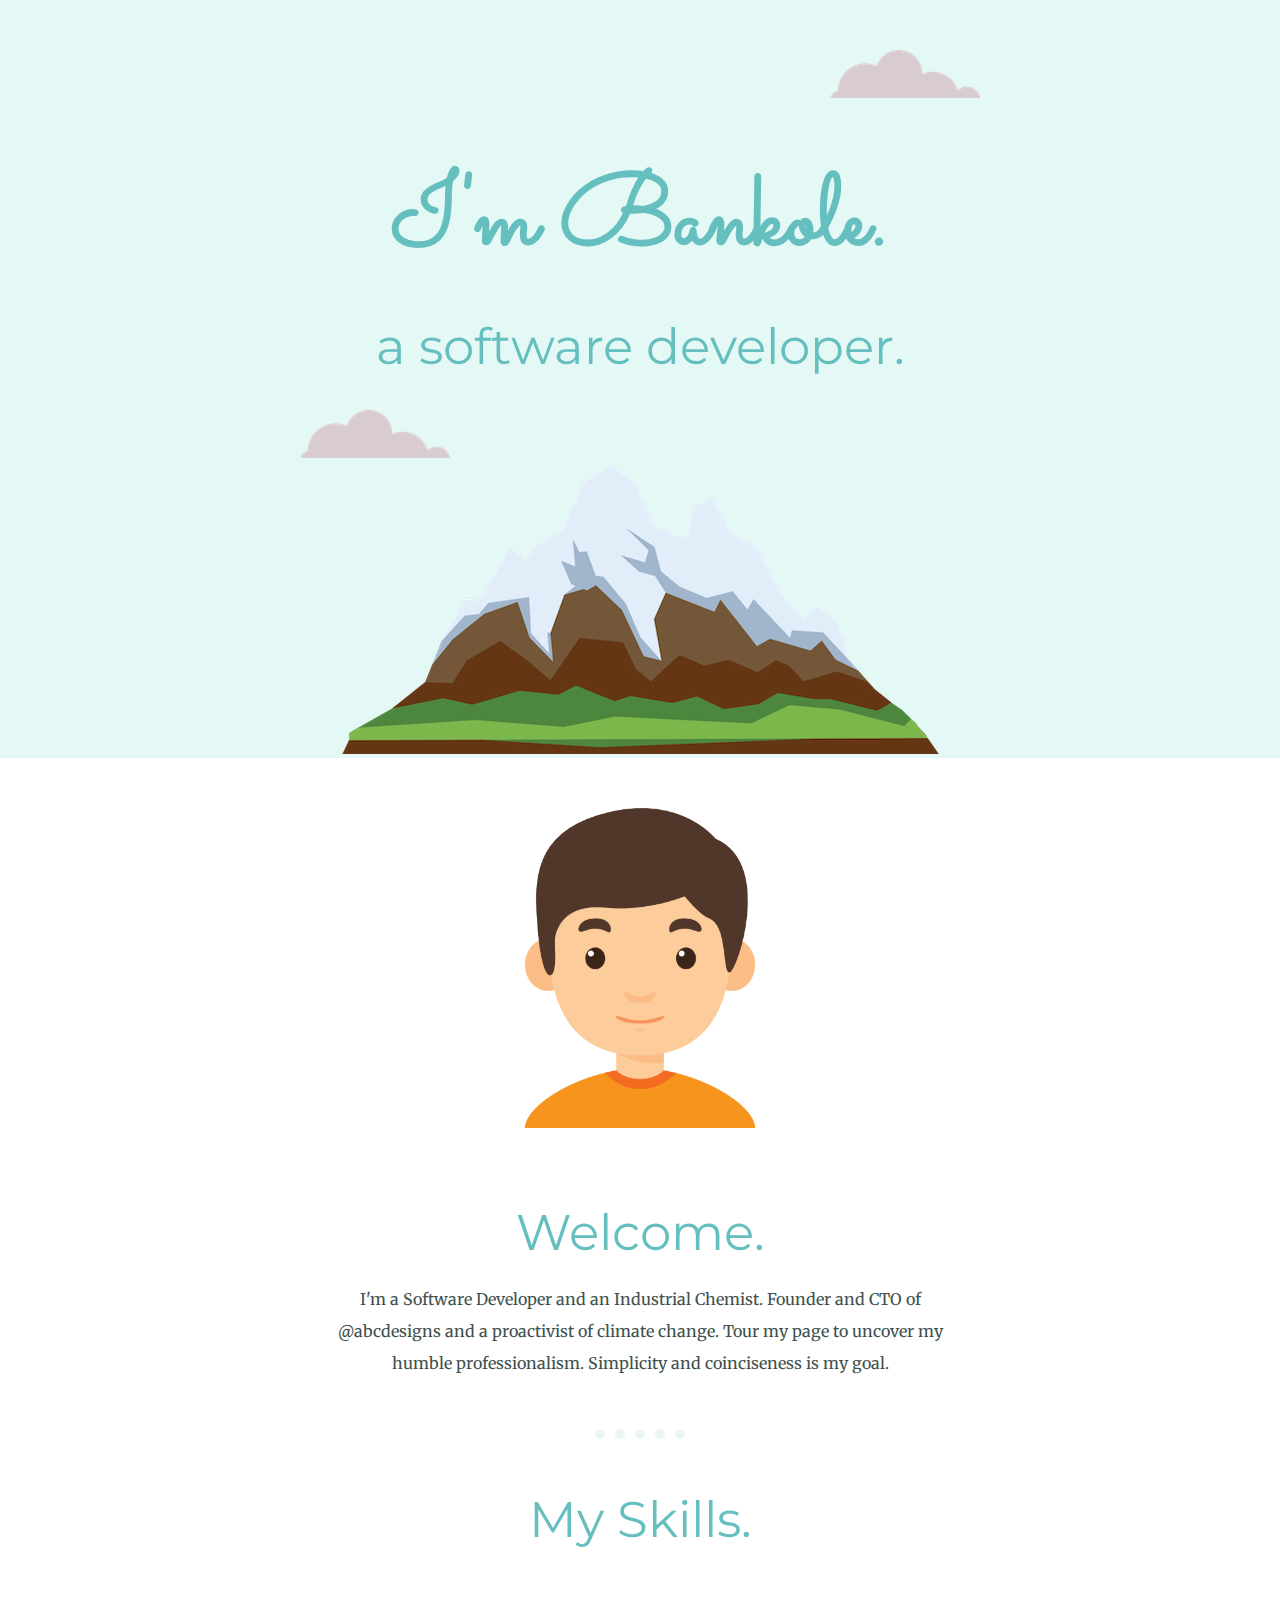
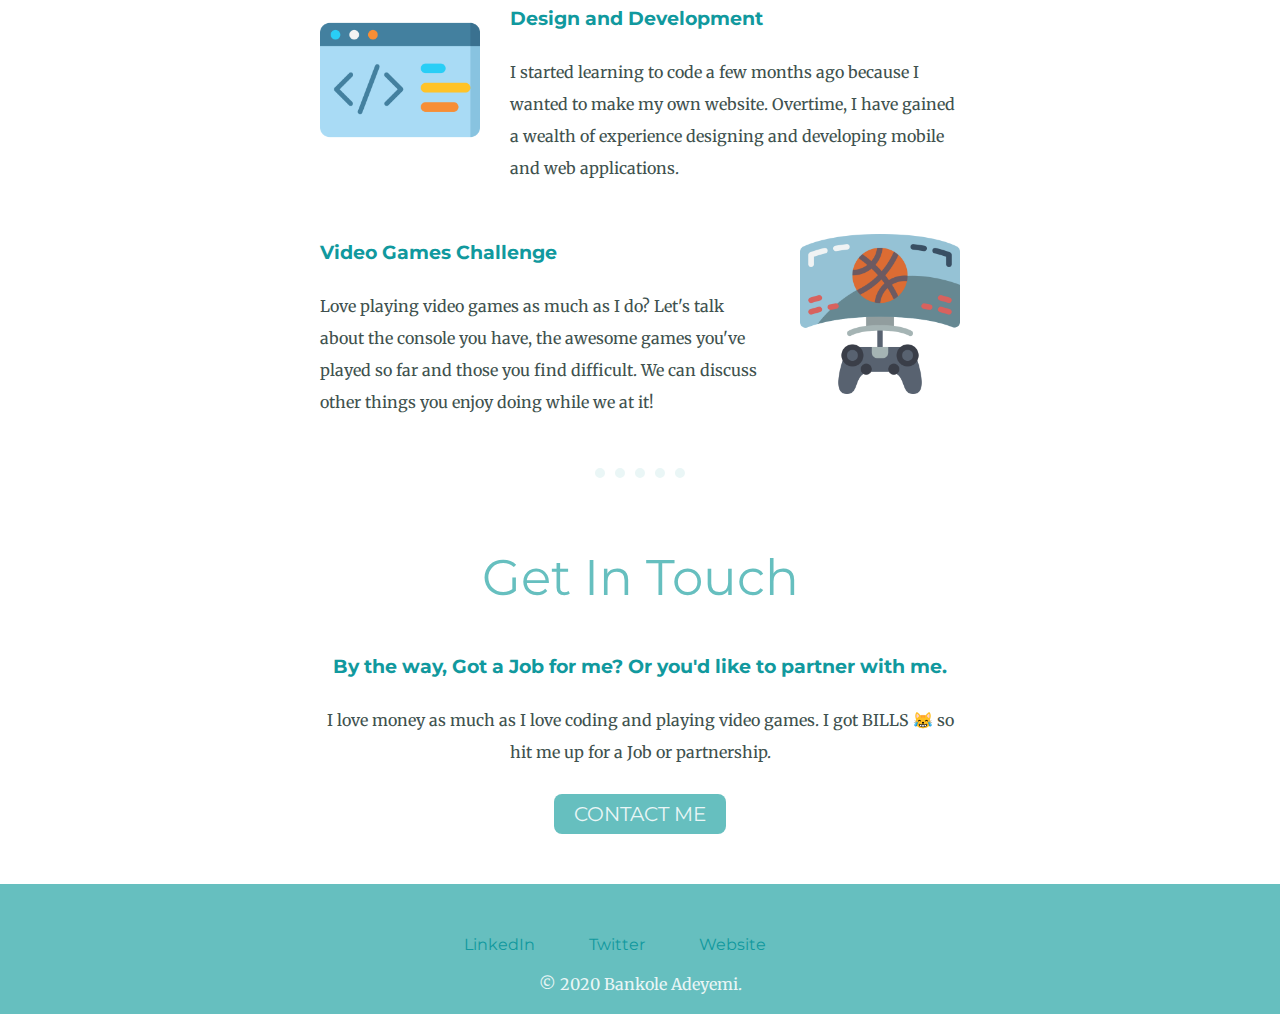
<file: index.html>
<!DOCTYPE html>
<html lang="en" dir="ltr">
  <head>
    <meta charset="utf-8">
    <title>Bankole Adeyemi - A Professional Web Developer </title>
    <link rel="stylesheet" href="css/styles.css">
    <link rel="icon" href="favicon.ico">
    <link rel="preconnect" href="https://fonts.gstatic.com">
    <link href="https://fonts.googleapis.com/css2?family=Merriweather:wght@300&family=Montserrat:wght@100&family=Sacramento&display=swap" rel="stylesheet">
  </head>
  <body>
    <div class="top-container">
    <img class="top-cloud" src="images/cloud.png" alt="cloud-img">
      <h1>I'm Bankole.</h1>
      <h2>a software developer.</h2>
      <img class="bottom-cloud" src="images/cloud.png" alt="cloud-img">
      <img claa="mountain" src="images/mountain.png" alt="mountain-img">
    </div>
    <div class="middle-container">
      <div class="profile">
        <img class="boy"src="images/boy.png" alt="boy-pic">
        <h2>Welcome.</h2>
        <p class="profile-description">I'm a Software Developer and an Industrial Chemist. Founder and CTO of @abcdesigns and a proactivist of climate change. Tour my page to uncover my humble professionalism. Simplicity and coinciseness is my goal.</p>
      </div>
      <hr>
      <div class="skills">
        <h2>My Skills.</h2>
        <div class="skill-row">
          <img class="code" src="images/code.png" alt="code-pic">
          <h3>Design and Development</h3>
          <p class="skill-row-description">I started learning to code a few months ago because I wanted to make my own website. Overtime, I have gained a wealth of experience designing and developing mobile and web applications.</p>
        </div>
        <div class="skill-row">
          <img class="playing" src="images/playing.png" alt="console-pad">
          <h3>Video Games Challenge </h3>
          <p class="skill-row-description2">Love playing video games as much as I do? Let's talk about the console you have, the awesome games you've played so far and those you find difficult. We can discuss other things you enjoy doing while we at it!</p>
        </div>
      </div>
      <hr>
      <div class="contact-me">
        <h2>Get In Touch</h2>
        <h3>By the way, Got a Job for me? Or you'd like to partner with me.</h3>
        <p>I love money as much as I love coding and playing video games. I got BILLS 😹 so hit me up for a Job or partnership.</p>
        <a class="btn" href="mailto:adeyebankole@gmail.com">CONTACT ME</a>
      </div>
    </div>


    <div class="bottom-container">
      <a class="footer-link" href="https://www.linkedin.com/">LinkedIn</a>
      <a class="footer-link" href="https://twitter.com/">Twitter</a>
      <a class="footer-link" href="https://www.appbrewery.co/">Website</a>
      <p class="copyright">© 2020 Bankole Adeyemi.</p>
    </div>
  </body>
</html>
</file>
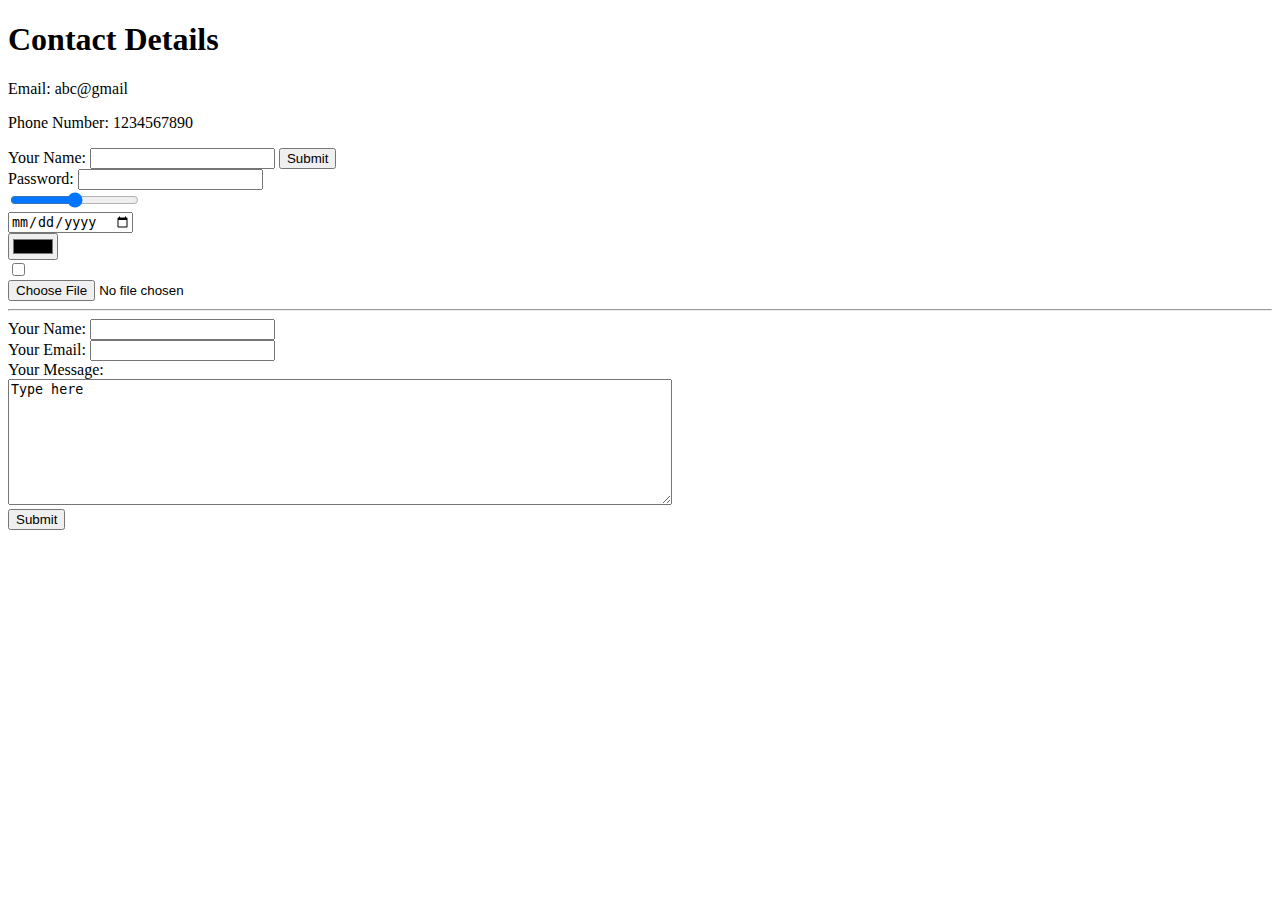
<file: contact_me.html>
<!DOCTYPE html>
<html lang="en" dir="ltr">
  <head>
    <meta charset="utf-8">
    <title>Contact Me</title>
  </head>
  <body>
    <h1>Contact Details</h1>
    <p>Email: abc@gmail</p>
    <p>Phone Number: 1234567890</p>
    <form class="" action="index.html" method="post">
      <label>Your Name:</label>
      <input type="text" name="" value>
      <input type="submit" name=""><br>
      <label for="">Password:</label>
      <input type="password" name="" value=""><br>
      <input type="range" name="" value=""><br>
      <input type="date" name="" value=""><br>
      <input type="color" name="" value=""><br>
      <input type="checkbox" name="" value=""><br>
      <input type="file" name="" value="">
    </form>
      <hr>
      <form class="" action="mailto:abc@gmail.com" method="post" enctype="text/plain">
        <label>Your Name:</label>
        <input type="text" name="Your-Name" value=""><br>
        <label>Your Email:</label>
        <input type="email" name="Your-Email" value=""><br>
        <label for="Your Message">Your Message:</label><br>
        <textarea name="Your-Message" rows="8" cols="80">Type here</textarea><br>
        <input type="submit" name="">
    </form>
  </body>
</html>
</file>
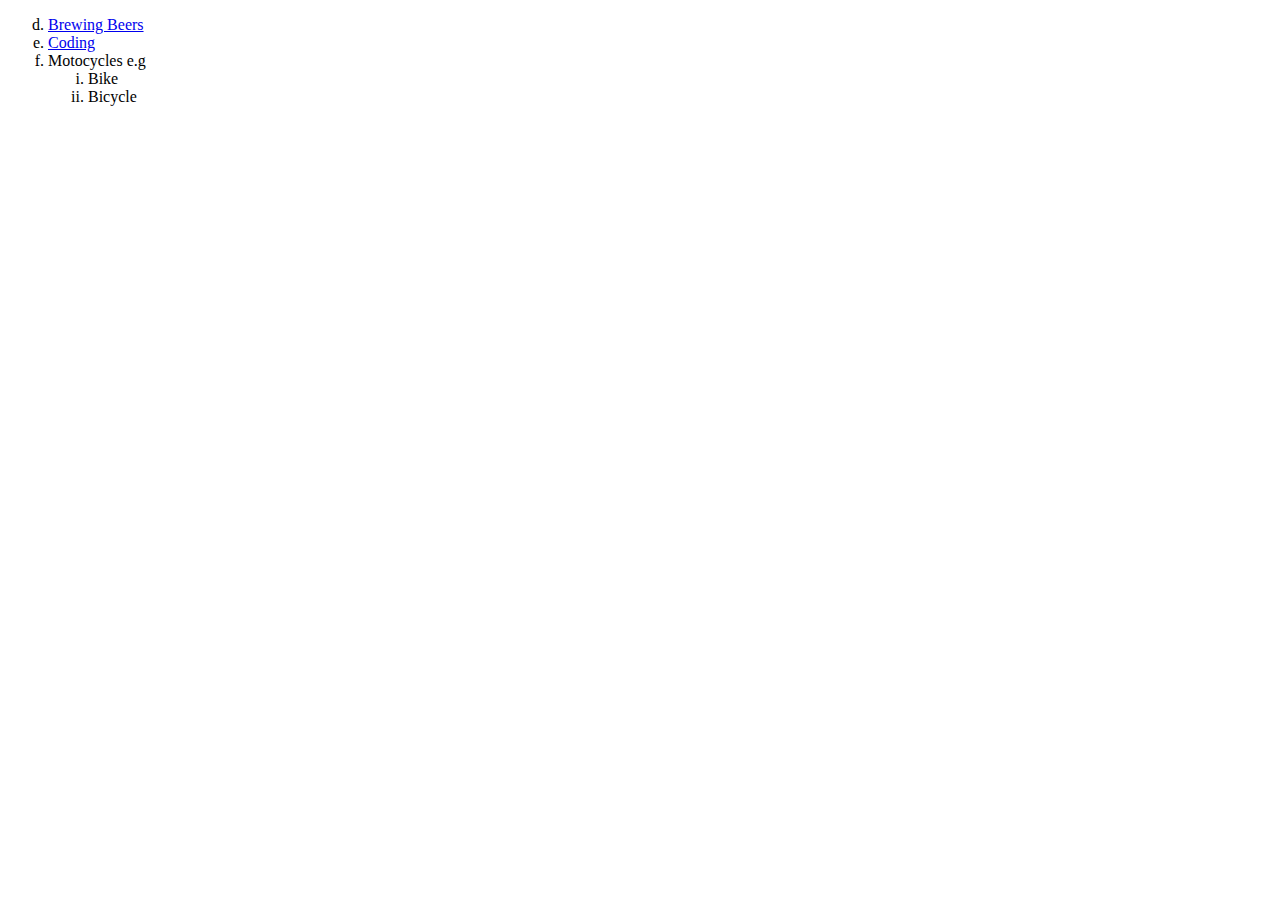
<file: hobbies.html>
<!DOCTYPE html>
<html lang="en" dir="ltr">
<head>
  <meta charset="utf-8">
  <title>My Hobbies</title>
</head>
<body>
  <ol type="a" start="4">
    <li><a href="https://google.com">Brewing Beers</a></li>
    <li><a href="https://youtube.com">Coding</a></li>
    <li>Motocycles e.g
      <ol type="i">
        <li>Bike</li>
        <li>Bicycle</li>
      </ol>
      </li>
  </ol>
</body>
</html>
</file>
<file: css/styles.css>
a{
  color:#11999E;
  font-family: 'Montserrat', sans-serif;
  text-decoration: none;
}
body{
  margin: 0;
  text-align:center;
  font-family: 'Merriweather', serif;
  color:#40514E;
}
h1{
  margin: 50px auto 0 auto;
  font-family: 'Sacramento', cursive;
  font-size: 6.25rem;
  color: #66BFBF;
}
h2{
  font-family: 'Montserrat', sans-serif;
  font-size: 3.125rem;
  color:#66BFBF;
  font-weight: normal;
  margin:20px auto 20px auto;
}
h3{
  font-family: 'Montserrat', sans-serif;
  color:#11999E;
}
.bottom-container {background-color: #66BFBF;
padding: 50px 0 20px;
}
.top-container {
  background-color: #e4f9f5;
  padding-top:100px;
  position:relative;
}
.top-cloud{
position:absolute;
top:50px;
right:300px;

}
.bottom-cloud{
  position:absolute;
  left:300px;
  bottom:300px;
}
.skill-row{width:50%;
margin:50px auto 50px auto;
text-align:left;
line-height:2;
}

.playing {
  width:25%;
  float:right;
  margin-left: 30px;
}
.code{
  width:25%;
  float:left;
  margin-right: 30px;
}
.boy{
  width:25%;
  margin-top:50px;
  margin-bottom:50px;
}
.profile-description{
  line-height:2;
  width:50%;
  margin:0 auto;
}
.contact-me{
  width:50%;
  line-height:2;
  margin:0 auto;
}
hr{border-color: #EAF6F6;
border-style:dotted none none none;
border-width: 10px;
width:7%;
margin-top:50px;
margin-bottom: 50px;}

.copyright{
  margin:20px 0 0;
  color:#EAF6F6;
}
.footer-link{
  margin-right:50px;
}
.footer-link:hover{
  color:#EAF6F6;
}

.btn {
   background: #66BFBF;
   background-image: -webkit-linear-gradient(top, #66BFBF, #66BFBF);
   background-image: -moz-linear-gradient(top, #66BFBF, #66BFBF);
   background-image: -ms-linear-gradient(top, #66BFBF, #66BFBF);
   background-image: -o-linear-gradient(top, #66BFBF, #66BFBF);
   background-image: -webkit-gradient(to bottom, #66BFBF, #66BFBF);
   -webkit-border-radius: 10px;
   -moz-border-radius: 10px;
   border-radius: 8px;
   color: #EAF6F6;
   font-size: 20px;
   font-weight: normal;
   padding: 0 20px;
   text-decoration: none;
   display: inline-block;
   cursor: pointer;
   text-align: center;
   margin: 10px auto 50px;
}

.btn:hover {
   background: #11999E;
   background-image: -webkit-linear-gradient(top, #11999E, #11999E);
   background-image: -moz-linear-gradient(top, #11999E, #11999E);
   background-image: -ms-linear-gradient(top, #11999E, #11999E);
   background-image: -o-linear-gradient(top, #11999E, #11999E);
   background-image: -webkit-gradient(to bottom, #11999E, #11999E);
   -webkit-border-radius: 20px;
   -moz-border-radius: 20px;
   border-radius: 10px;
   text-decoration: none;
}
</file>
